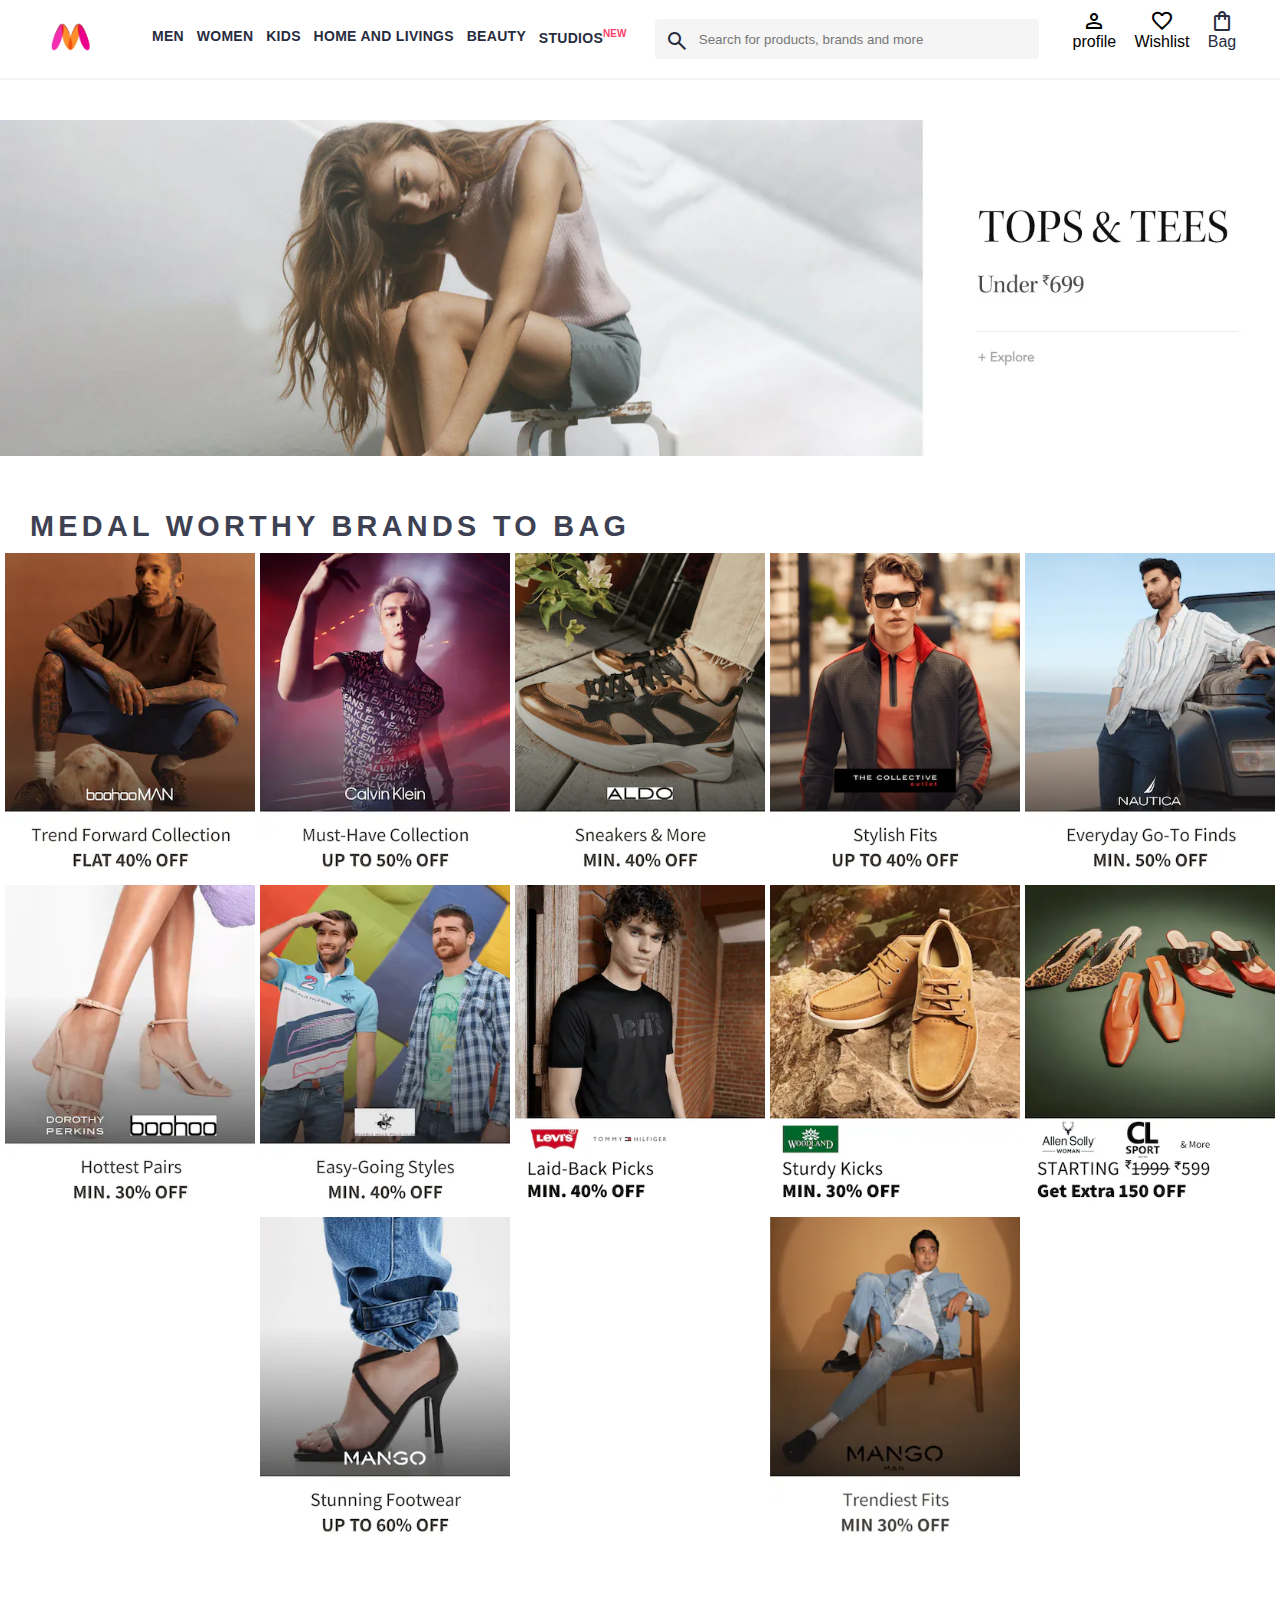
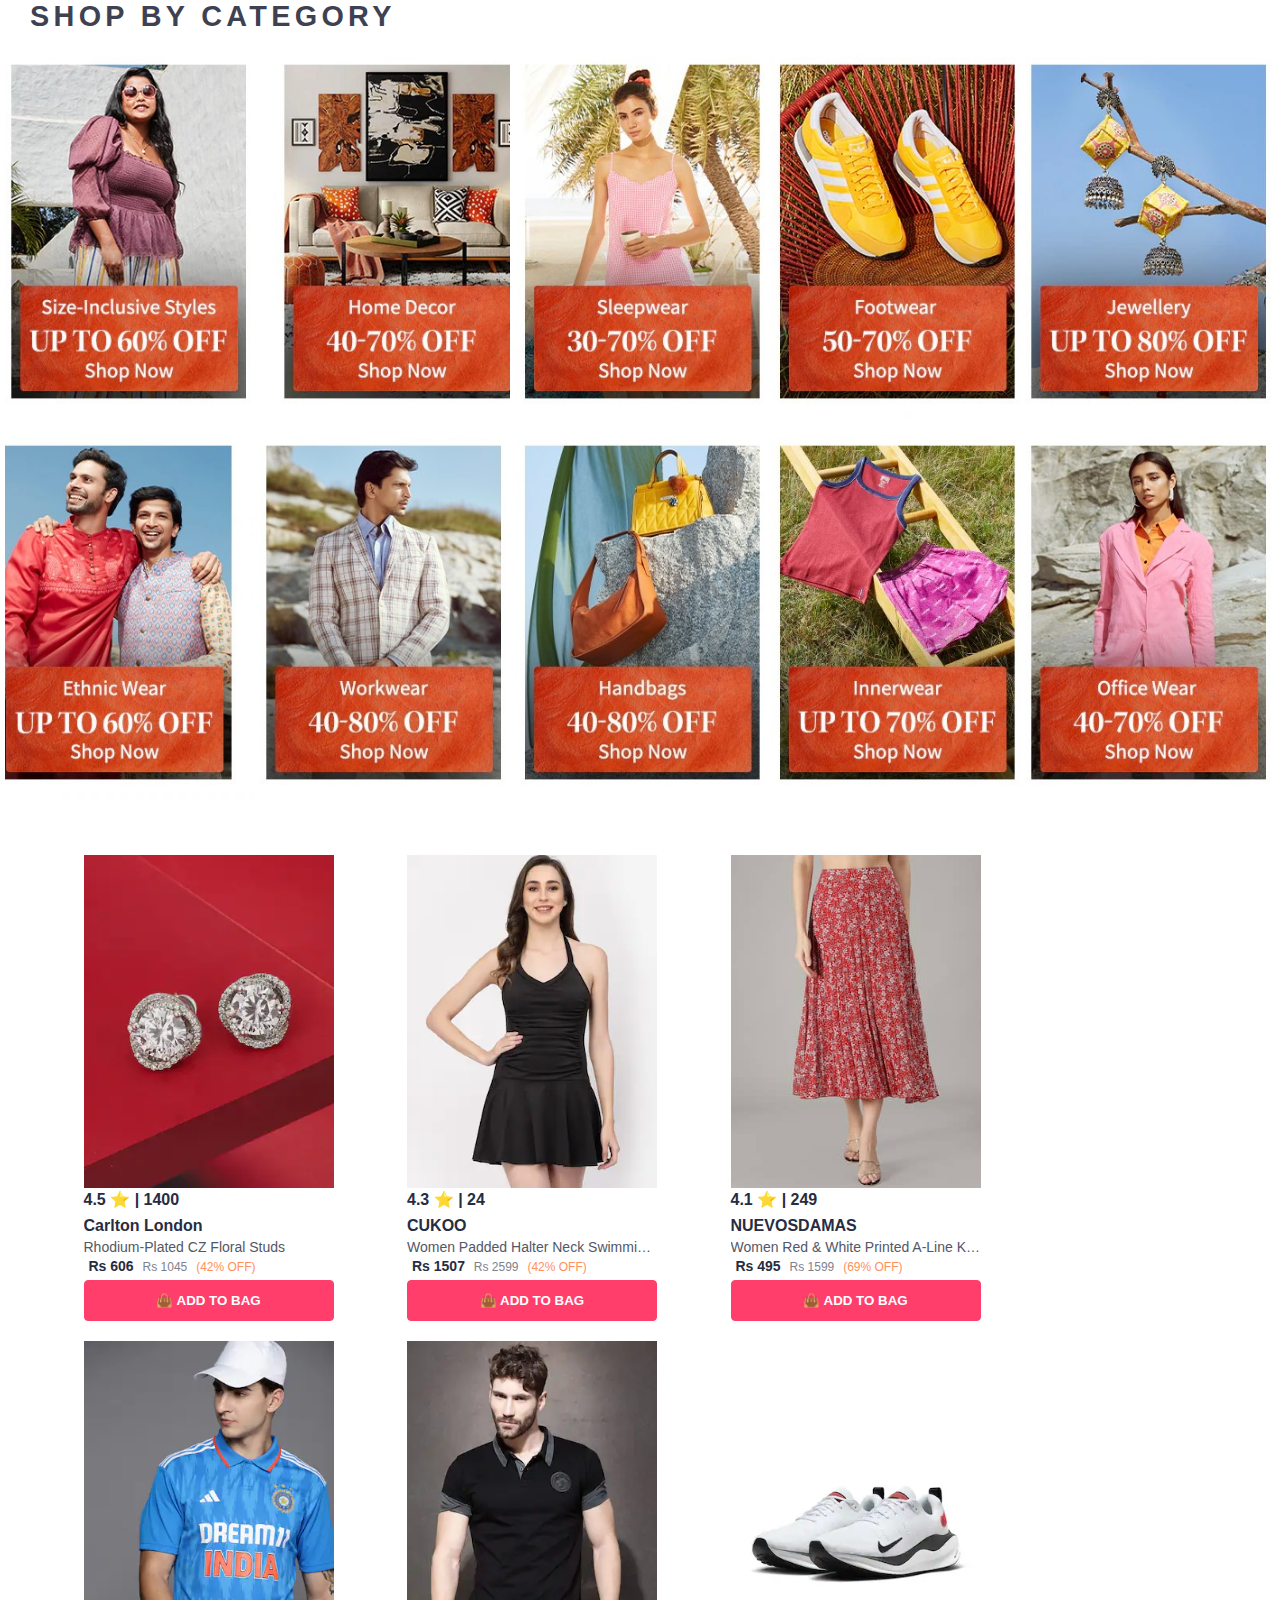
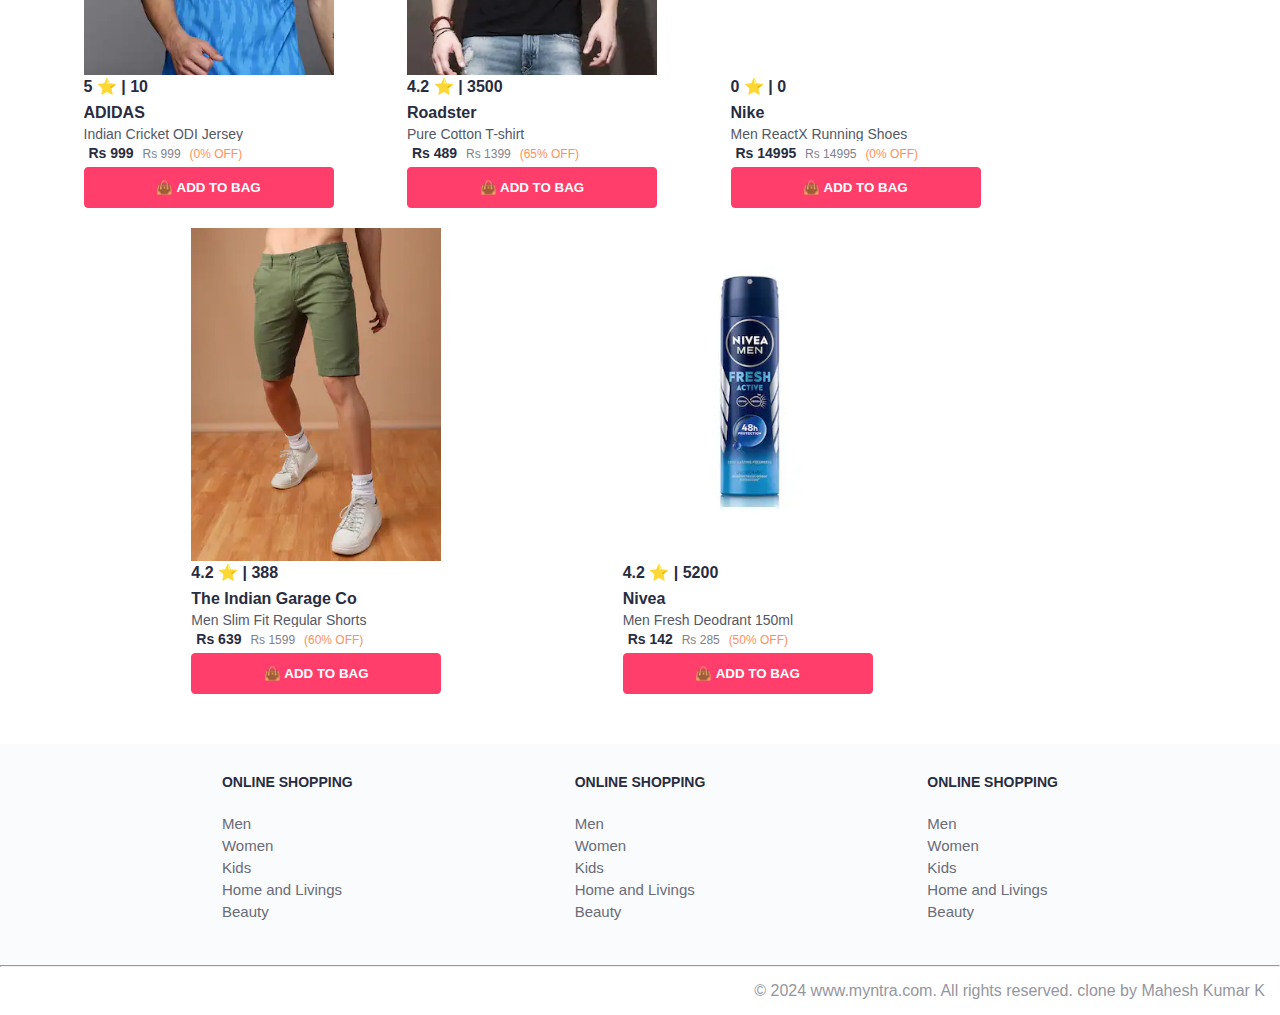
<file: index.html>
<!DOCTYPE html>
<html lang="en">
  <head>
    <title>MYNTRA CLONE</title>
    <link rel="stylesheet" href="style/index.css" />
    <link
      rel="stylesheet"
      href="https://fonts.googleapis.com/css2?family=Material+Symbols+Outlined:opsz,wght,FILL,GRAD@20..48,100..700,0..1,-50..200"
    />
  </head>
  <body>
    <header>
      <div class="image-conatiner">
        <a href="#">
          <img src="images/myntra1.png" alt="mytra logo" class="mytra-home" />
        </a>
      </div>
      <nav class="nav-bar">
        <a href="#">Men</a>
        <a href="#">Women</a>
        <a href="#">Kids</a>
        <a href="#">Home and Livings</a>
        <a href="#">Beauty</a>
        <a href="#">studios<sup>new</sup></a>
      </nav>
      <div class="search-bar">
        <span class="material-symbols-outlined search-icon">search</span>
        <input
          type="text"
          class="search-input"
          placeholder="Search for products, brands and more"
        />
      </div>
      <div class="action-bar">
        <div class="action-container">
          <span class="material-symbols-outlined">Person</span>
          <span>profile</span>
        </div>
        <div class="action-container">
          <span class="material-symbols-outlined">favorite</span>
          <span>Wishlist</span>
        </div>

        <a class="action-container bag" href="bag.html">
          <span class="material-symbols-outlined">shopping_bag</span>
          <span>Bag</span>
          <span class="bag-item-count">0</span>
        </a>
      </div>
    </header>
    <main>
      <div class="banner-container">
        <img src="images/banner.jpg" class="banner-image" alt="banner image" />
      </div>
      <div class="category-heading">Medal Worthy Brands To Bag</div>
      <div class="category-item">
        <a href="#"><img src="images/offers/1.png" class="sale-item" /></a>
        <a href="#"><img src="images/offers/2.png" class="sale-item" /></a>
        <a href="#"><img src="images/offers/3.png" class="sale-item" /></a>
        <a href="#"><img src="images/offers/4.png" class="sale-item" /></a>
        <a href="#"><img src="images/offers/5.png" class="sale-item" /></a>
        <a href="#"><img src="images/offers/6.png" class="sale-item" /></a>
        <a href="#"><img src="images/offers/7.png" class="sale-item" /></a>
        <a href="#"><img src="images/offers/8.png" class="sale-item" /></a>
        <a href="#"><img src="images/offers/9.png" class="sale-item" /></a>
        <a href="#"><img src="images/offers/10.png" class="sale-item" /></a>
        <a href="#"><img src="images/offers/11.png" class="sale-item" /></a>
        <a href="#"><img src="images/offers/12.png" class="sale-item" /></a>
      </div>
      <div class="category-heading">SHOP BY CATEGORY</div>
      <div class="category-item">
        <a href="#"><img src="images/categories/1.jpg" class="sale-item" /></a>
        <a href="#"><img src="images/categories/2.jpg" class="sale-item" /></a>
        <a href="#"><img src="images/categories/3.jpg" class="sale-item" /></a>
        <a href="#"><img src="images/categories/4.jpg" class="sale-item" /></a>
        <a href="#"><img src="images/categories/5.jpg" class="sale-item" /></a>
        <a href="#"><img src="images/categories/6.jpg" class="sale-item" /></a>
        <a href="#"><img src="images/categories/7.jpg" class="sale-item" /></a>
        <a href="#"><img src="images/categories/8.jpg" class="sale-item" /></a>
        <a href="#"><img src="images/categories/9.jpg" class="sale-item" /></a>
        <a href="#"><img src="images/categories/10.jpg" class="sale-item" /></a>
      </div>
      <div class="product-container"></div>

      <script src="scripts/bag.js"></script>
      <script src="data/items.js"></script>
      <script src="scripts/index.js"></script>
    </main>
    <footer>
      <div class="footer-container">
        <div class="footer-column-container">
          <h3>online shopping</h3>
          <a href="#">Men</a>
          <a href="#">Women</a>
          <a href="#">Kids</a>
          <a href="#">Home and Livings</a>
          <a href="#">Beauty</a>
        </div>

        <div class="footer-column-container">
          <h3>online shopping</h3>
          <a href="#">Men</a>
          <a href="#">Women</a>
          <a href="#">Kids</a>
          <a href="#">Home and Livings</a>
          <a href="#">Beauty</a>
        </div>

        <div class="footer-column-container">
          <h3>online shopping</h3>
          <a href="#">Men</a>
          <a href="#">Women</a>
          <a href="#">Kids</a>
          <a href="#">Home and Livings</a>
          <a href="#">Beauty</a>
        </div>
      </div>
      <hr />
      <div class="copyright">
        © 2024 www.myntra.com. All rights reserved. clone by Mahesh Kumar K
      </div>
    </footer>
  </body>
</html>
</file>
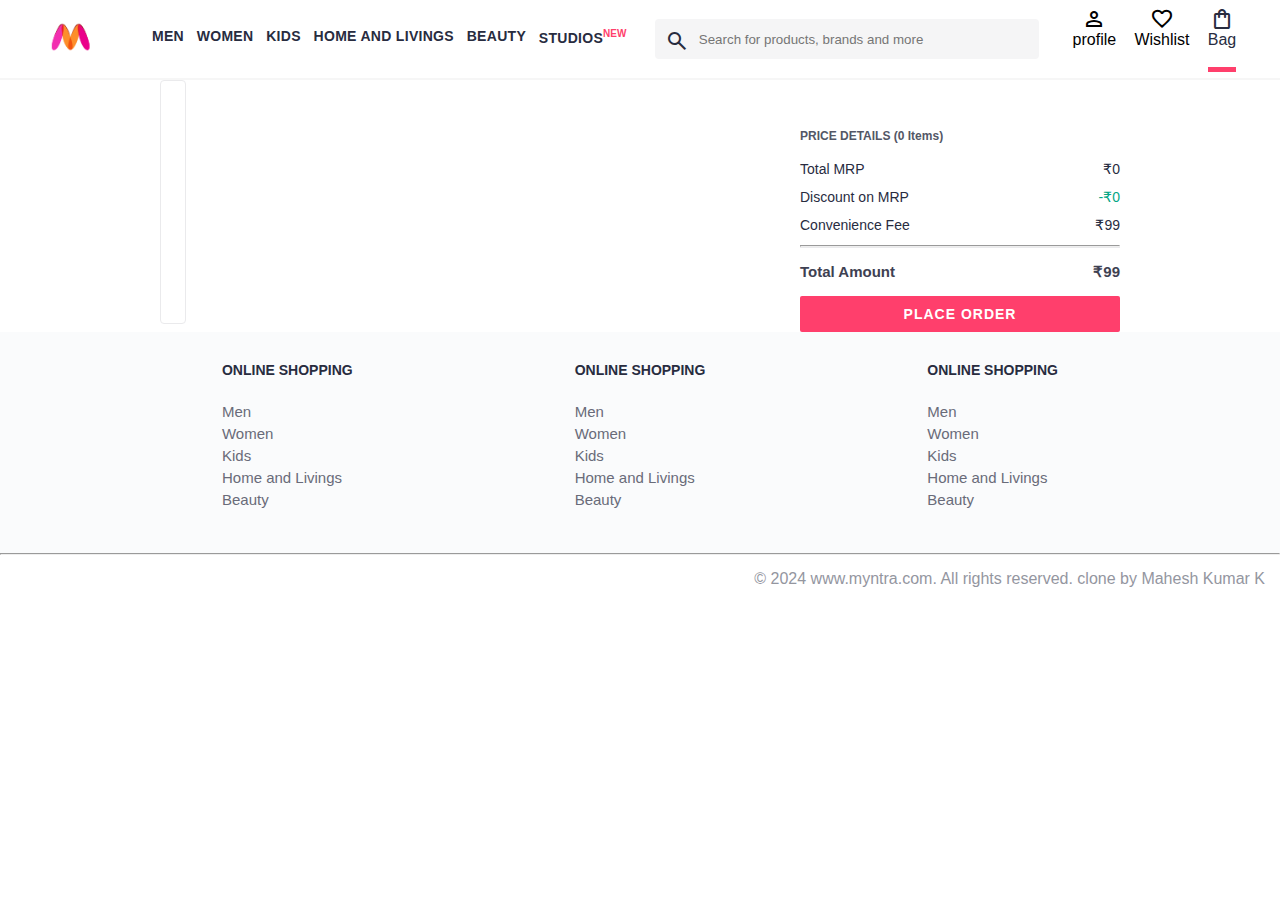
<file: bag.html>
<!DOCTYPE html>
<html lang="en">
  <head>
    <title>Document</title>
    <link rel="stylesheet" href="style/bag.css" />
    <link rel="stylesheet" href="style/index.css" />
    <link
      rel="stylesheet"
      href="https://fonts.googleapis.com/css2?family=Material+Symbols+Outlined:opsz,wght,FILL,GRAD@20..48,100..700,0..1,-50..200"
    />
  </head>
  <body>
    <header>
      <div class="image-conatiner">
        <a href="#">
          <img src="images/myntra1.png" alt="mytra logo" class="mytra-home" />
        </a>
      </div>
      <nav class="nav-bar">
        <a href="#">Men</a>
        <a href="#">Women</a>
        <a href="#">Kids</a>
        <a href="#">Home and Livings</a>
        <a href="#">Beauty</a>
        <a href="#">studios<sup>new</sup></a>
      </nav>
      <div class="search-bar">
        <span class="material-symbols-outlined search-icon">search</span>
        <input
          type="text"
          class="search-input"
          placeholder="Search for products, brands and more"
        />
      </div>
      <div class="action-bar">
        <div class="action-container">
          <span class="material-symbols-outlined">Person</span>
          <span>profile</span>
        </div>
        <div class="action-container">
          <span class="material-symbols-outlined">favorite</span>
          <span>Wishlist</span>
        </div>

        <a class="action-container bag" href="bag.html">
          <span class="material-symbols-outlined">shopping_bag</span>
          <span>Bag</span>
          <span class="bag-item-count">0</span>
        </a>
      </div>
    </header>
    <main>
      <div class="bag-main">
        <div class="bag-item-container">
          
          </div>
          <div class="bag-summary">

          </div>
        </div>
      </div>
    </main>
    <footer>
      <div class="footer-container">
        <div class="footer-column-container">
          <h3>online shopping</h3>
          <a href="#">Men</a>
          <a href="#">Women</a>
          <a href="#">Kids</a>
          <a href="#">Home and Livings</a>
          <a href="#">Beauty</a>
        </div>

        <div class="footer-column-container">
          <h3>online shopping</h3>
          <a href="#">Men</a>
          <a href="#">Women</a>
          <a href="#">Kids</a>
          <a href="#">Home and Livings</a>
          <a href="#">Beauty</a>
        </div>

        <div class="footer-column-container">
          <h3>online shopping</h3>
          <a href="#">Men</a>
          <a href="#">Women</a>
          <a href="#">Kids</a>
          <a href="#">Home and Livings</a>
          <a href="#">Beauty</a>
        </div>
      </div>
      <hr />
      <div class="copyright">
        © 2024 www.myntra.com. All rights reserved. clone by Mahesh Kumar K
      </div>
    </footer>
    <script src="scripts/index.js"></script>
    <script src="data/items.js"></script>

    <script src="scripts/bag.js"></script>


  </body>
</html>
</file>
<file: style/index.css>
* {
  margin: 0;
  padding: 0;
  font-family: Assistant, -apple-system, BlinkMacSystemFont, Segoe UI, Roboto,
    Helvetica, Arial, sans-serif;
  box-sizing: border-box;
}

header {
  display: flex;
  justify-content: space-between;
  background-color: #ffffff;
  height: 80px;
  align-items: center;
  border-bottom: 2px solid #f1f0f09d;
}
.mytra-home {
  height: 40px;
}
.image-conatiner {
  margin-left: 19px;
}
/* nav bar */
.nav-bar {
  display: flex;
  justify-content: space-evenly;
  min-width: 500px;
}
.nav-bar a {
  font-size: 14px;
  letter-spacing: 0.3px;
  color: #282c3f;
  font-weight: 700;
  text-transform: uppercase;
  text-decoration: none;
  padding: 27px 0;
  border-bottom: 5px solid #ffffff;
}
.nav-bar a:hover {
  border-bottom: 4px solid #ff3f6c;
}
.nav-bar a sup {
  font-weight: 600;
  letter-spacing: normal;
  text-align: left;
  color: #ff3f6c;
  font-size: 10px;
}

/* search bar */
.search-bar {
  min-width: 200px;
  width: 30%;
  height: 40px;
  display: flex;
  align-items: center;
}

.search-icon {
  box-sizing: content-box;
  height: 20px;
  padding: 10px;
  background-color: #f5f5f6;
  color: #282c3f;
  font-weight: 300;
  border-radius: 4px 0 0 4px;
}
.search-input {
  background-color: #f5f5f6;
  color: #696e79;
  flex-grow: 1;
  height: 40px;
  border: none;
  border-radius: 0 4px 4px 0;
}

/* action bar */
.action-bar {
  margin-right: 2%;
  display: flex;
  min-width: 200px;
  justify-content: space-evenly;
}

.action-container {
  display: flex;
  flex-direction: column;
  align-items: center;
}
.bag {
  color: #282c3f;
  text-decoration: none;
}

.bag-item-count {
  white-space: nowrap;
  text-align: center;
  line-height: 18px;
  padding: 0 6px;
  height: 18px;
  background: #ff3f6c;
  position: relative;
  border-radius: 50%;
  font-size: 12px;
  color: #fff;
  left: 13px;
  top: -44px;
  font-weight: 700;
}
/* main */

.banner-container {
  margin: 40px 0;
}
.banner-image {
  width: 100%;
}

/* heading */
.category-heading {
  text-transform: uppercase;
  color: #3e4152;
  letter-spacing: 0.15em;
  font-size: 1.8em;
  margin: 50px 0 10px 30px;
  max-height: 5em;
  font-weight: 700;
}

/* offers */
.category-item {
  display: flex;
  flex-wrap: wrap;
  justify-content: space-evenly;
}
.sale-item {
  width: 250px;
}

/* foooter */

.footer-container {
  display: flex;
  padding: 30px 0 40px 0;
  justify-content: space-evenly;
  background-color: #fafbfc;
}
.footer-column-container {
  display: flex;
  flex-direction: column;
}

.footer-column-container h3 {
  color: #282c3f;
  font-size: 14px;
  margin-bottom: 25px;
  text-transform: uppercase;
}
.footer-column-container a {
  color: #696b79;
  font-size: 15px;
  text-decoration: none;
  padding-bottom: 5px;
  cursor: pointer;
}
.copyright {
  color: #94969f;
  text-align: end;
  padding: 15px;
}

/* product section */

.product-container {
  width: 80%;
  display: flex;
  flex-wrap: wrap;
  justify-content: space-evenly;
  margin: 40px 20px;
}
.img-container {
  width: 250px;
  margin: 10px;
}
.product-img {
  width: 100%;
}
.rating {
  font-size: 16px;
  font-weight: 700;
  line-height: 1;
  color: #282c3f;
  margin-bottom: 6px;
}
.company-name {
  margin-top: 10px;
  font-size: 16px;
  font-weight: 700;
  line-height: 1;
  color: #282c3f;
  margin-bottom: 6px;
  overflow: hidden;
  text-overflow: ellipsis;
  white-space: nowrap;
}
#product_name {
  color: #535766;
  font-size: 14px;
  line-height: 1;
  overflow: hidden;
  text-overflow: ellipsis;
  white-space: nowrap;
  font-weight: 400;
}
.price {
  margin: 5px;
  font-size: 14px;
  line-height: 15px;
  color: #282c3f;
  white-space: nowrap;
}
.current-price {
  font-size: 14px;
  font-weight: 700;
  color: #282c3f;
}
.original-price {
  color: #7e818c;
  font-weight: 400;
  margin-left: 5px;
  font-size: 12px;
}
.discount {
  color: #ff905a;
  font-weight: 400;
  font-size: 12px;
  margin-left: 5px;
}
.add-to-bag {
  width: 100%;
  cursor: pointer;
  background-color: #ff3e6c;
  border: 1px solid #ff3e6c;
  color: #fff;
  padding: 12px 15px;
  min-width: 108px;
  font-weight: 700;
  border-radius: 4px;
  text-align: center;
  text-transform: uppercase;
}
</file>
<file: style/bag.css>
.bag {
  color: #282c3f;
  text-decoration: none;
  border-bottom: 5px solid #ff3f6c;
}

/* main page */

.bag-main {
  width: 75%;
  margin-left: 12.5%;
  display: flex;
  justify-content: space-between;
}
.bag-item-container {
  margin-bottom: 8px;
  background: #fff;
  font-size: 14px;
  border: 1px solid #eaeaec;
  border-radius: 4px;
  position: relative;
  padding: 12px 12px 0;
}

.left-part {
  position: absolute;
  height: 148px;
  width: 111px;
  background: rgb(255, 242, 223);
}
.bag-item-image {
  width: 100%;
}
.right-part {
  padding-left: 12px;
  position: relative;
  min-height: 148px;
  margin-left: 110px;
  margin-bottom: 12px;
}

.return-policy {
  font-size: 14px;
  padding-top: 8px;
}
.delivery-details {
  margin-top: 5px;
  color: #282c3f;
  font-size: 12px;
  letter-spacing: -0.1px;
  margin-bottom: 8px;
  line-height: 15px;
}

.remove-from-cart {
  position: absolute;
  font-size: 25px;
  top: 10px;
  right: 18px;
  width: 14px;
  height: 14px;
  cursor: pointer;
}

/* bag price summary */
.bag-items-container {
  display: inline-block;
  width: 64%;
  padding-right: 20px;
  border-right: 1px solid #eaeaec;
  padding-top: 32px;
  color: #282c3f;
  font-size: 13px;
  line-height: 1.42857143;
}

.bag-page {
  width: 75%;
  margin-left: 12.5%;
}

.bag-summary {
  vertical-align: top;
  display: inline-block;
  width: 35%;
  padding: 24px 0 0 16px;
  color: #282c3f;
  font-size: 13px;
  line-height: 1.42857143;
}

.bag-details-container {
  margin-bottom: 16px;
}

.price-header {
  font-size: 12px;
  font-weight: 700;
  margin: 24px 0 16px;
  color: #535766;
}

.price-item {
  margin-bottom: 12px;
  line-height: 16px;
  font-size: 14px;
  color: #282c3f;
}

.price-item-value {
  float: right;
}

.priceDetail-base-discount {
  color: #03a685;
}

.price-footer {
  font-weight: 700;
  font-size: 15px;
  padding-top: 16px;
  border-top: 1px solid #eaeaec;
  color: #3e4152;
  line-height: 16px;
}

.btn-place-order {
  width: 100%;
  letter-spacing: 1px;
  font-size: 14px;
  font-weight: 600;
  border-radius: 2px;
  border-width: 0px;
  padding: 10px 16px;
  background-color: rgb(255, 63, 108);
  color: rgb(255, 255, 255);
  cursor: pointer;
}
</file>
